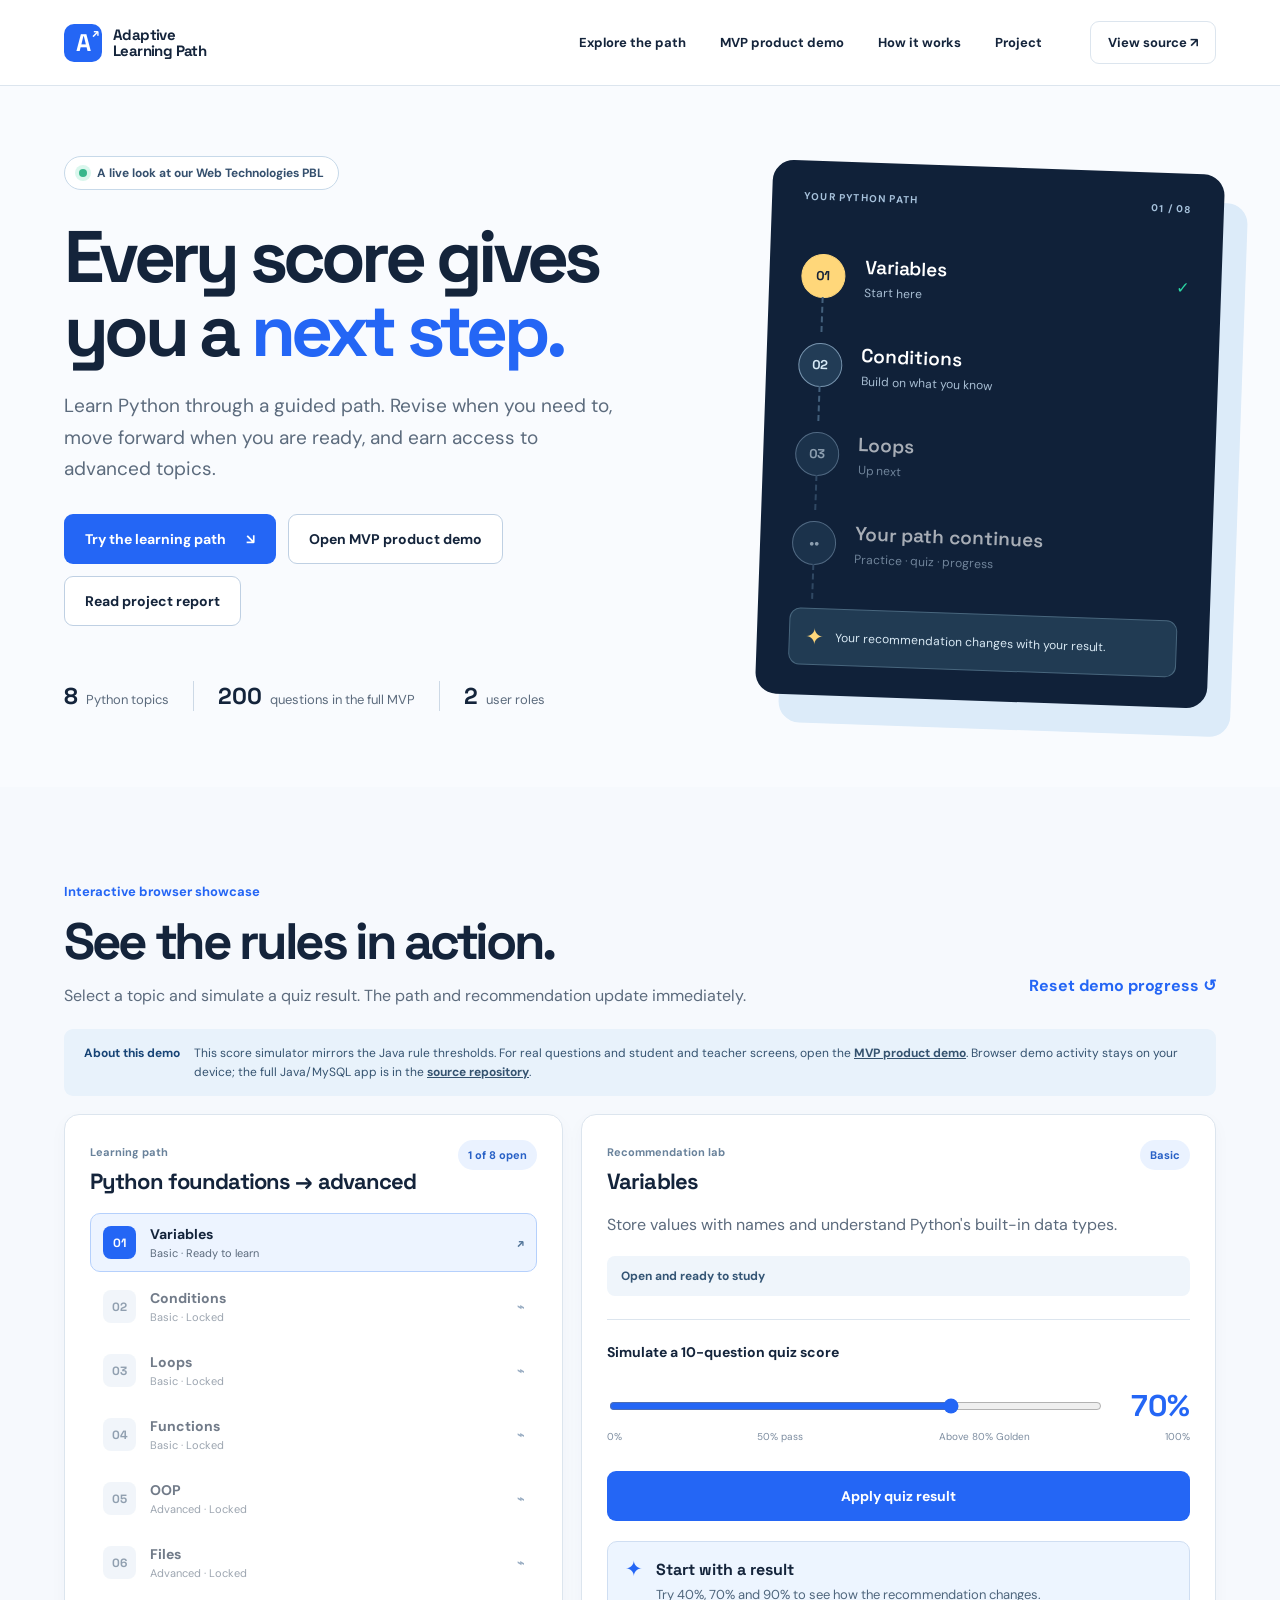
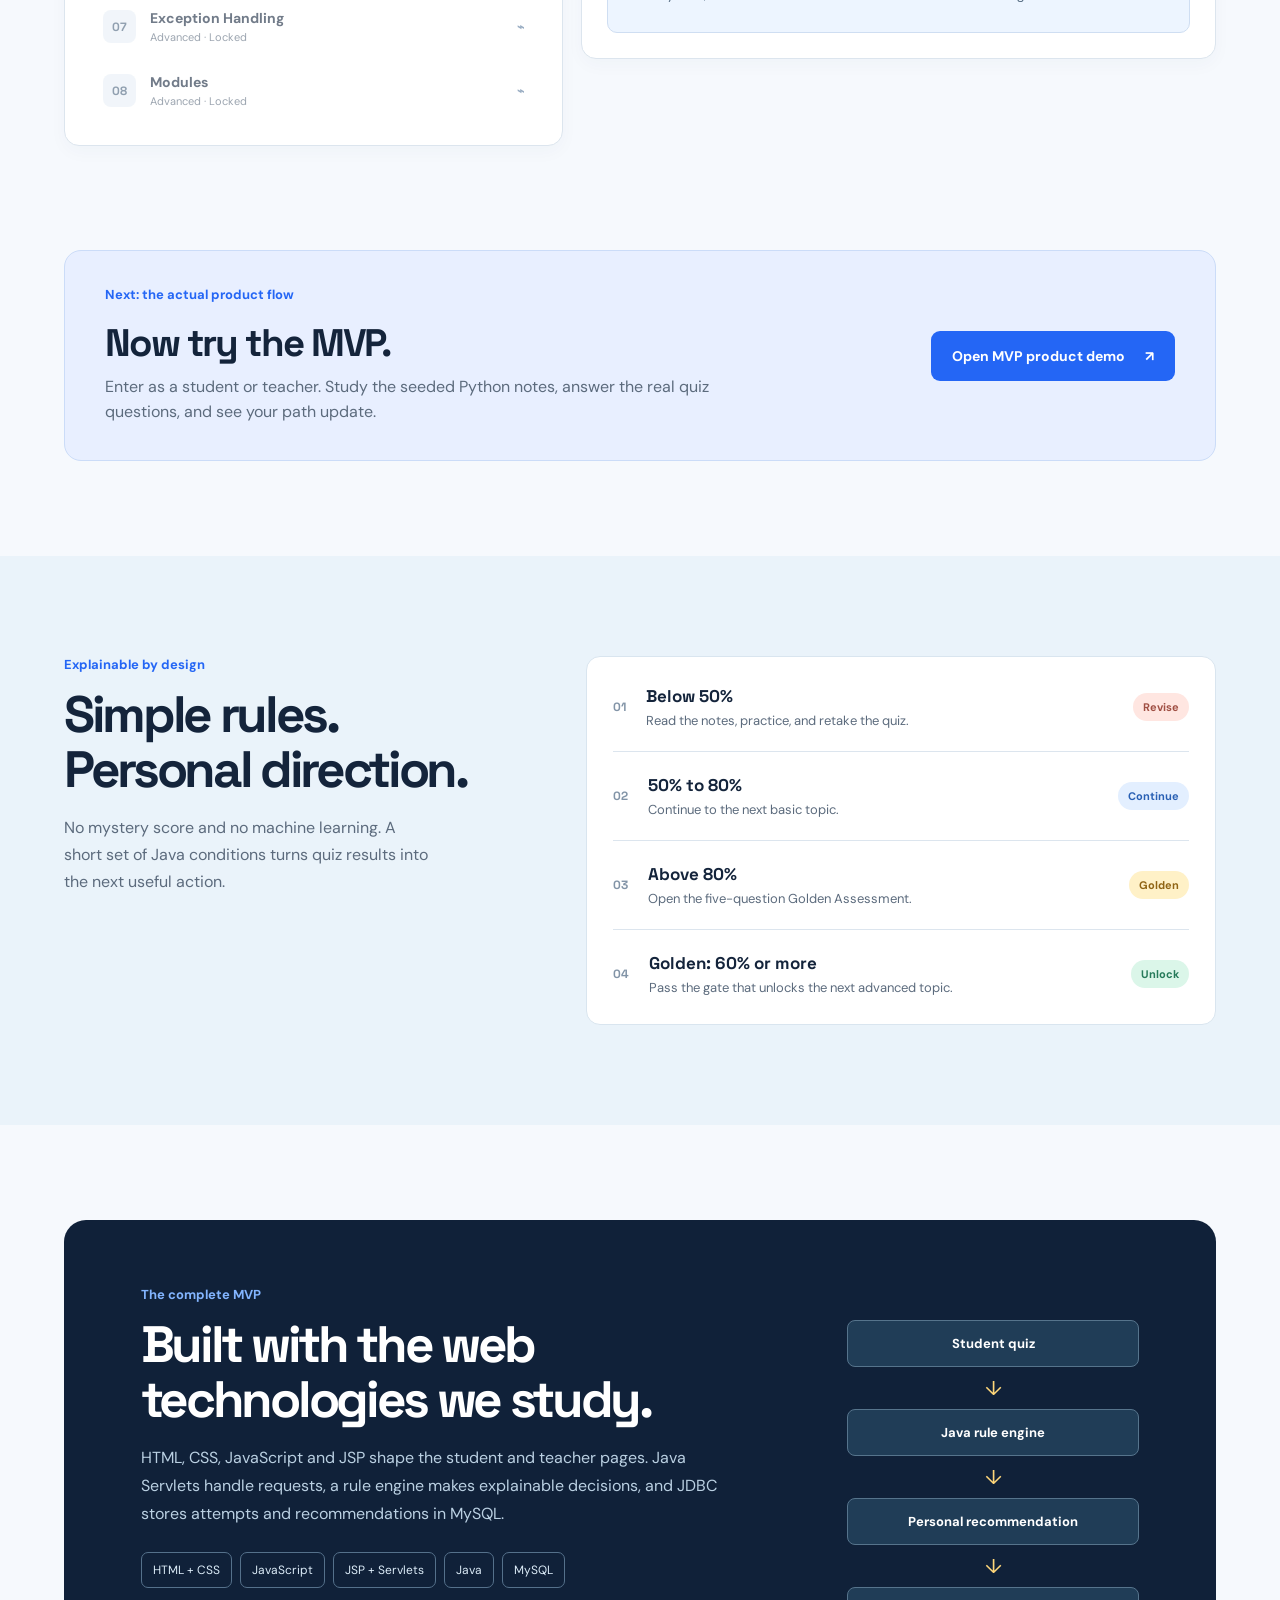
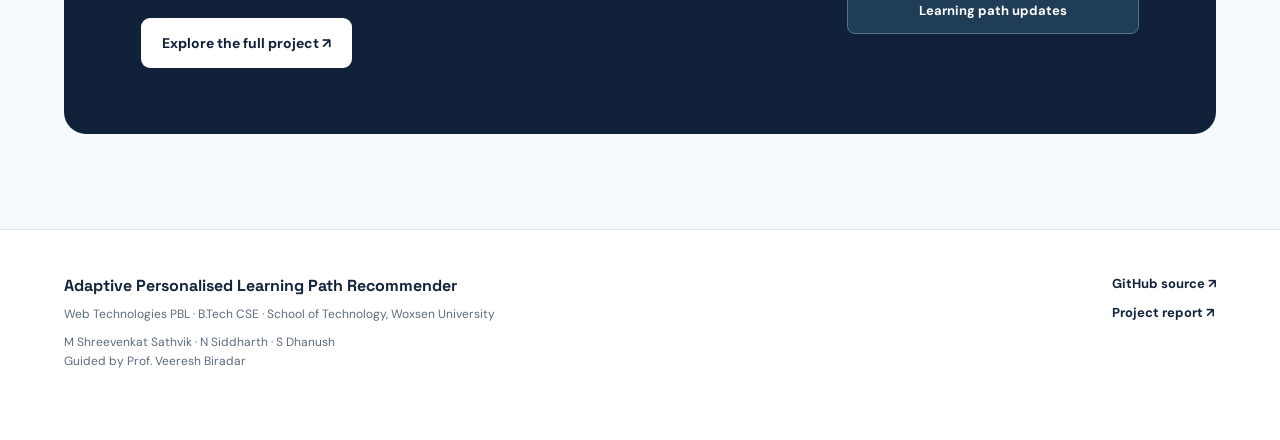
<file: showcase/index.html>
<!doctype html>
<html lang="en">
  <head>
    <meta charset="utf-8" />
    <meta name="viewport" content="width=device-width, initial-scale=1" />
    <meta
      name="description"
      content="Explore the Adaptive Personalised Learning Path Recommender: a rule-based Python learning course built with Java, JSP, MySQL and simple web technologies."
    />
    <title>Adaptive Learning Path | Woxsen University PBL</title>
    <link rel="preconnect" href="https://fonts.googleapis.com" />
    <link rel="preconnect" href="https://fonts.gstatic.com" crossorigin />
    <link
      href="https://fonts.googleapis.com/css2?family=DM+Sans:wght@400;500;600;700&family=Space+Grotesk:wght@400;500;600;700&display=swap"
      rel="stylesheet"
    />
    <link rel="stylesheet" href="styles.css" />
    <script src="app.js" defer></script>
  </head>
  <body>
    <a class="skip" href="#main">Skip to content</a>
    <header class="site-header">
      <a
        class="brand"
        href="#top"
        aria-label="Adaptive Learning Path, top of page"
        ><span class="brand-mark">A<span>↗</span></span
        ><span>Adaptive<br />Learning Path</span></a
      >
      <nav aria-label="Main navigation">
        <a href="#explore">Explore the path</a
        ><a href="product/">MVP product demo</a
        ><a href="#how-it-works">How it works</a><a href="#project">Project</a>
      </nav>
      <a
        class="header-link"
        href="https://github.com/sathvikmallepalli-lgtm/adaptive-learning-path-recommender"
        target="_blank"
        rel="noopener noreferrer"
        >View source <span aria-hidden="true">↗</span></a
      >
    </header>
    <main id="main">
      <section class="hero" id="top">
        <div class="hero-copy">
          <div class="course-pill">
            <span class="pulse"></span> A live look at our Web Technologies PBL
          </div>
          <h1>Every score gives you a <span>next step.</span></h1>
          <p>
            Learn Python through a guided path. Revise when you need to, move
            forward when you are ready, and earn access to advanced topics.
          </p>
          <div class="hero-actions">
            <a class="button primary" href="#explore"
              >Try the learning path <span aria-hidden="true">↘</span></a
            ><a class="button secondary" href="product/"
              >Open MVP product demo</a
            ><a
              class="button secondary"
              href="https://github.com/sathvikmallepalli-lgtm/adaptive-learning-path-recommender/blob/main/docs/PROJECT_REPORT.pdf"
              target="_blank"
              rel="noopener noreferrer"
              >Read project report</a
            >
          </div>
          <div class="hero-facts">
            <span><strong>8</strong> Python topics</span
            ><span><strong>200</strong> questions in the full MVP</span
            ><span><strong>2</strong> user roles</span>
          </div>
        </div>
        <div
          class="hero-visual"
          aria-label="Illustration of a learning path from Variables to advanced Python topics"
        >
          <div class="visual-top">
            <span>YOUR PYTHON PATH</span><span>01 / 08</span>
          </div>
          <div class="visual-line">
            <span class="visual-node active">01</span>
            <div><strong>Variables</strong><small>Start here</small></div>
            <span class="visual-check">✓</span>
          </div>
          <div class="visual-line">
            <span class="visual-node">02</span>
            <div>
              <strong>Conditions</strong><small>Build on what you know</small>
            </div>
          </div>
          <div class="visual-line dim">
            <span class="visual-node">03</span>
            <div><strong>Loops</strong><small>Up next</small></div>
          </div>
          <div class="visual-line dim">
            <span class="visual-node">••</span>
            <div>
              <strong>Your path continues</strong
              ><small>Practice · quiz · progress</small>
            </div>
          </div>
          <div class="visual-note">
            <span class="note-icon">✦</span
            ><span>Your recommendation changes with your result.</span>
          </div>
        </div>
      </section>

      <section class="demo-section" id="explore">
        <div class="section-heading">
          <div>
            <p class="section-kicker">Interactive browser showcase</p>
            <h2>See the rules in action.</h2>
            <p>
              Select a topic and simulate a quiz result. The path and
              recommendation update immediately.
            </p>
          </div>
          <button class="text-button" type="button" id="reset-progress">
            Reset demo progress ↺
          </button>
        </div>
        <div class="demo-notice">
          <strong>About this demo</strong
          ><span
            >This score simulator mirrors the Java rule thresholds. For real
            questions and student and teacher screens, open the
            <a href="product/">MVP product demo</a>. Browser demo activity stays
            on your device; the full Java/MySQL app is in the
            <a
              href="https://github.com/sathvikmallepalli-lgtm/adaptive-learning-path-recommender"
              target="_blank"
              rel="noopener noreferrer"
              >source repository</a
            >.</span
          >
        </div>
        <div class="demo-grid">
          <div class="path-panel">
            <div class="panel-head">
              <div>
                <span class="panel-label">Learning path</span>
                <h3>Python foundations → advanced</h3>
              </div>
              <span class="progress-count" id="progress-count"
                >1 of 8 open</span
              >
            </div>
            <div
              class="topic-list"
              id="topic-list"
              aria-label="Python topics"
            ></div>
          </div>
          <div class="sim-panel">
            <div class="panel-head">
              <div>
                <span class="panel-label">Recommendation lab</span>
                <h3 id="selected-title">Variables</h3>
              </div>
              <span class="difficulty" id="selected-difficulty">Basic</span>
            </div>
            <p class="selected-description" id="selected-description"></p>
            <div class="topic-state" id="topic-state"></div>
            <div class="score-box">
              <label for="quiz-score">Simulate a 10-question quiz score</label>
              <div class="score-control">
                <input
                  id="quiz-score"
                  type="range"
                  min="0"
                  max="100"
                  step="10"
                  value="70"
                /><output id="quiz-output" for="quiz-score">70%</output>
              </div>
              <div class="score-axis">
                <span>0%</span><span>50% pass</span><span>Above 80% Golden</span
                ><span>100%</span>
              </div>
              <button class="button primary wide" id="apply-quiz" type="button">
                Apply quiz result
              </button>
            </div>
            <div class="golden-box" id="golden-box" hidden>
              <div>
                <strong>Golden Assessment</strong>
                <p>Choose how many of 5 challenging questions were correct.</p>
              </div>
              <div class="golden-controls">
                <label for="golden-correct">Correct answers</label
                ><select id="golden-correct">
                  <option value="0">0 of 5</option>
                  <option value="1">1 of 5</option>
                  <option value="2">2 of 5</option>
                  <option value="3" selected>3 of 5</option>
                  <option value="4">4 of 5</option>
                  <option value="5">5 of 5</option></select
                ><button class="button dark" id="apply-golden" type="button">
                  Apply Golden result
                </button>
              </div>
            </div>
            <div class="result" id="result" role="status" aria-live="polite">
              <span class="result-spark">✦</span>
              <div>
                <strong>Start with a result</strong>
                <p>
                  Try 40%, 70% and 90% to see how the recommendation changes.
                </p>
              </div>
            </div>
          </div>
        </div>
      </section>

      <section class="product-jump" aria-labelledby="product-jump-title">
        <div>
          <p class="section-kicker">Next: the actual product flow</p>
          <h2 id="product-jump-title">Now try the MVP.</h2>
          <p>
            Enter as a student or teacher. Study the seeded Python notes, answer
            the real quiz questions, and see your path update.
          </p>
        </div>
        <a class="button primary" href="product/"
          >Open MVP product demo <span aria-hidden="true">↗</span></a
        >
      </section>

      <section class="rules-section" id="how-it-works">
        <div class="rules-intro">
          <p class="section-kicker">Explainable by design</p>
          <h2>Simple rules.<br />Personal direction.</h2>
          <p>
            No mystery score and no machine learning. A short set of Java
            conditions turns quiz results into the next useful action.
          </p>
        </div>
        <div class="rule-list">
          <div class="rule-row">
            <span class="rule-number">01</span>
            <div>
              <strong>Below 50%</strong>
              <p>Read the notes, practice, and retake the quiz.</p>
            </div>
            <span class="rule-tag revise">Revise</span>
          </div>
          <div class="rule-row">
            <span class="rule-number">02</span>
            <div>
              <strong>50% to 80%</strong>
              <p>Continue to the next basic topic.</p>
            </div>
            <span class="rule-tag continue">Continue</span>
          </div>
          <div class="rule-row">
            <span class="rule-number">03</span>
            <div>
              <strong>Above 80%</strong>
              <p>Open the five-question Golden Assessment.</p>
            </div>
            <span class="rule-tag golden">Golden</span>
          </div>
          <div class="rule-row">
            <span class="rule-number">04</span>
            <div>
              <strong>Golden: 60% or more</strong>
              <p>Pass the gate that unlocks the next advanced topic.</p>
            </div>
            <span class="rule-tag unlock">Unlock</span>
          </div>
        </div>
      </section>

      <section class="project-section" id="project">
        <div class="project-card">
          <div>
            <p class="section-kicker">The complete MVP</p>
            <h2>Built with the web technologies we study.</h2>
            <p>
              HTML, CSS, JavaScript and JSP shape the student and teacher pages.
              Java Servlets handle requests, a rule engine makes explainable
              decisions, and JDBC stores attempts and recommendations in MySQL.
            </p>
            <div class="tech-list">
              <span>HTML + CSS</span><span>JavaScript</span
              ><span>JSP + Servlets</span><span>Java</span><span>MySQL</span>
            </div>
            <a
              class="button light"
              href="https://github.com/sathvikmallepalli-lgtm/adaptive-learning-path-recommender"
              target="_blank"
              rel="noopener noreferrer"
              >Explore the full project ↗</a
            >
          </div>
          <div class="flow">
            <span>Student quiz</span><b>↓</b><span>Java rule engine</span
            ><b>↓</b><span>Personal recommendation</span><b>↓</b
            ><span>Learning path updates</span>
          </div>
        </div>
      </section>
    </main>
    <footer>
      <div>
        <strong>Adaptive Personalised Learning Path Recommender</strong>
        <p>
          Web Technologies PBL · B.Tech CSE · School of Technology, Woxsen
          University
        </p>
        <p>
          M Shreevenkat Sathvik · N Siddharth · S Dhanush<br />Guided by Prof.
          Veeresh Biradar
        </p>
      </div>
      <div class="footer-links">
        <a
          href="https://github.com/sathvikmallepalli-lgtm/adaptive-learning-path-recommender"
          target="_blank"
          rel="noopener noreferrer"
          >GitHub source ↗</a
        ><a
          href="https://github.com/sathvikmallepalli-lgtm/adaptive-learning-path-recommender/blob/main/docs/PROJECT_REPORT.pdf"
          target="_blank"
          rel="noopener noreferrer"
          >Project report ↗</a
        >
      </div>
    </footer>
  </body>
</html>
</file>
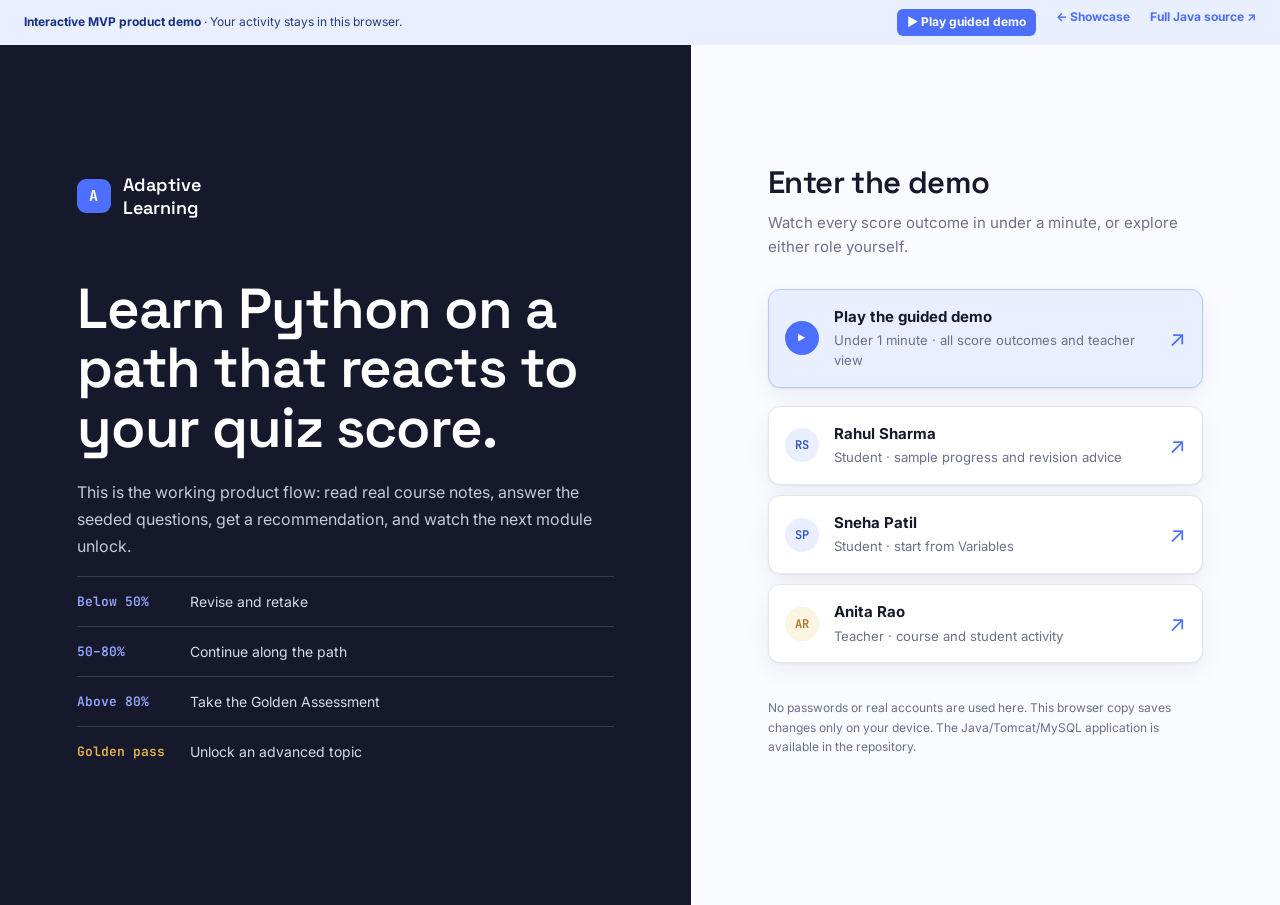
<file: showcase/product/index.html>
<!doctype html>
<html lang="en">
  <head>
    <meta charset="utf-8" />
    <meta name="viewport" content="width=device-width, initial-scale=1" />
    <meta
      name="description"
      content="Interactive product demo of the Adaptive Personalised Learning Path Recommender."
    />
    <title>MVP Product Demo | Adaptive Learning</title>
    <link rel="preconnect" href="https://fonts.googleapis.com" />
    <link rel="preconnect" href="https://fonts.gstatic.com" crossorigin />
    <link
      href="https://fonts.googleapis.com/css2?family=Inter:wght@400;500;600;700&family=JetBrains+Mono:wght@400;600&family=Space+Grotesk:wght@400;500;600;700&display=swap"
      rel="stylesheet"
    />
    <link rel="stylesheet" href="bootstrap.min.css" />
    <link rel="stylesheet" href="style.css" />
    <link rel="stylesheet" href="product.css" />
    <script src="product.js" defer></script>
  </head>
  <body>
    <a class="skip-link" href="#main">Skip to content</a>
    <div class="demo-bar">
      <span
        ><strong>Interactive MVP product demo</strong> · Your activity stays in
        this browser.</span
      >
      <div>
        <button id="play-guided-demo" type="button">▶ Play guided demo</button>
        <a href="../">← Showcase</a
        ><a
          href="https://github.com/sathvikmallepalli-lgtm/adaptive-learning-path-recommender"
          target="_blank"
          rel="noopener noreferrer"
          >Full Java source ↗</a
        >
      </div>
    </div>
    <div id="app">
      <main class="loading-page"><h1>Loading the Python course…</h1></main>
    </div>
    <aside
      id="tour-overlay"
      class="tour-overlay"
      hidden
      aria-live="polite"
    ></aside>
  </body>
</html>
</file>
<file: showcase/styles.css>
:root {
  --ink: #14243b;
  --deep: #102139;
  --blue: #2466f5;
  --sky: #dcf3fb;
  --paper: #f6f9fd;
  --line: #dce5ee;
  --muted: #5c6b7d;
  --yellow: #ffd77a;
  --white: #fff;
  font-family: "DM Sans", sans-serif;
  color: var(--ink);
  background: var(--paper);
}
* {
  box-sizing: border-box;
}
html {
  scroll-behavior: smooth;
}
body {
  margin: 0;
}
button,
input,
select {
  font: inherit;
}
button {
  cursor: pointer;
}
a {
  color: inherit;
}
a:focus-visible,
button:focus-visible,
input:focus-visible,
select:focus-visible {
  outline: 3px solid #ef9c2a;
  outline-offset: 3px;
}
.skip {
  position: absolute;
  left: -9999px;
  top: 0;
  background: #fff;
  padding: 12px;
  z-index: 10;
}
.skip:focus {
  left: 12px;
}
.site-header {
  height: 86px;
  display: flex;
  align-items: center;
  gap: 48px;
  justify-content: space-between;
  padding: 0 max(5vw, 24px);
  background: #fff;
  border-bottom: 1px solid var(--line);
}
.brand {
  font-family: "Space Grotesk", sans-serif;
  font-size: 15px;
  line-height: 1.05;
  font-weight: 700;
  display: flex;
  align-items: center;
  gap: 11px;
  text-decoration: none;
  letter-spacing: -0.04em;
}
.brand-mark {
  width: 38px;
  height: 38px;
  border-radius: 10px;
  background: var(--blue);
  color: white;
  display: grid;
  place-items: center;
  font-size: 24px;
  position: relative;
}
.brand-mark span {
  font-size: 12px;
  position: absolute;
  right: 4px;
  top: 3px;
}
.site-header nav {
  display: flex;
  gap: 34px;
  margin-left: auto;
}
.site-header nav a,
.header-link {
  text-decoration: none;
  font-weight: 700;
  font-size: 13px;
}
.site-header nav a:hover,
.header-link:hover,
.footer-links a:hover {
  color: var(--blue);
}
.header-link {
  white-space: nowrap;
  border: 1px solid var(--line);
  padding: 12px 17px;
  border-radius: 9px;
}
.hero {
  display: grid;
  grid-template-columns: 1.15fr 0.85fr;
  min-height: 615px;
  padding: 70px max(5vw, 24px) 76px;
  gap: 7vw;
  background: #f9fbfe;
  overflow: hidden;
}
.hero-copy {
  max-width: 690px;
}
.course-pill {
  display: inline-flex;
  align-items: center;
  gap: 10px;
  border: 1px solid #c7d9e9;
  background: white;
  border-radius: 50px;
  padding: 8px 14px;
  font-size: 12px;
  font-weight: 700;
  color: #35506e;
}
.pulse {
  height: 8px;
  width: 8px;
  background: #36b78b;
  border-radius: 50%;
  box-shadow: 0 0 0 4px #daf7ed;
}
.hero h1,
.section-heading h2,
.rules-intro h2,
.project-card h2 {
  font-family: "Space Grotesk", sans-serif;
  letter-spacing: -0.065em;
}
.hero h1 {
  font-size: clamp(48px, 5.7vw, 88px);
  line-height: 1.01;
  margin: 30px 0 23px;
  max-width: 690px;
}
.hero h1 span {
  color: var(--blue);
}
.hero-copy > p {
  font-size: 19px;
  line-height: 1.65;
  color: var(--muted);
  max-width: 560px;
  margin: 0 0 30px;
}
.hero-actions {
  display: flex;
  gap: 12px;
  flex-wrap: wrap;
}
.button {
  display: inline-flex;
  align-items: center;
  justify-content: center;
  gap: 20px;
  border-radius: 9px;
  padding: 15px 20px;
  font-weight: 700;
  font-size: 14px;
  text-decoration: none;
  border: 1px solid transparent;
  min-height: 48px;
  transition:
    transform 0.15s,
    background-color 0.15s;
}
.button:hover {
  transform: translateY(-2px);
}
.button.primary {
  background: var(--blue);
  color: white;
}
.button.primary:hover {
  background: #154fce;
}
.button.secondary {
  border-color: #bfd0e3;
  background: white;
}
.button.dark {
  background: var(--deep);
  color: white;
}
.button.light {
  background: white;
  color: var(--deep);
  margin-top: 30px;
}
.button:disabled {
  opacity: 0.48;
  cursor: not-allowed;
  transform: none;
}
.hero-facts {
  display: flex;
  gap: 24px;
  margin-top: 55px;
  color: var(--muted);
  font-size: 13px;
  flex-wrap: wrap;
}
.hero-facts span + span {
  border-left: 1px solid #cdd9e6;
  padding-left: 24px;
}
.hero-facts strong {
  font-family: "Space Grotesk", sans-serif;
  font-size: 23px;
  color: var(--ink);
  margin-right: 5px;
}
.hero-visual {
  align-self: center;
  background: var(--deep);
  color: white;
  border-radius: 21px;
  padding: 29px 32px 30px;
  min-width: 0;
  box-shadow: 24px 28px 0 #dcebf9;
  transform: rotate(2deg);
}
.visual-top {
  display: flex;
  justify-content: space-between;
  color: #a6c1db;
  font-size: 10px;
  font-weight: 700;
  letter-spacing: 0.12em;
  padding: 0 0 28px;
}
.visual-line {
  display: flex;
  align-items: center;
  gap: 19px;
  min-height: 89px;
  position: relative;
}
.visual-line:not(:last-of-type):before {
  content: "";
  position: absolute;
  top: 66px;
  left: 21px;
  height: 35px;
  border-left: 2px dashed #43607c;
}
.visual-node {
  width: 44px;
  height: 44px;
  border: 1px solid #7794ae;
  border-radius: 50%;
  display: grid;
  place-items: center;
  flex: none;
  font:
    700 13px "Space Grotesk",
    sans-serif;
  color: #d5e8f5;
  background: #223c56;
}
.visual-node.active {
  background: var(--yellow);
  color: #172338;
  border-color: var(--yellow);
}
.visual-line strong {
  display: block;
  font:
    600 19px "Space Grotesk",
    sans-serif;
}
.visual-line small {
  display: block;
  color: #a8bed3;
  margin-top: 5px;
  font-size: 12px;
}
.visual-line.dim {
  opacity: 0.63;
}
.visual-check {
  margin-left: auto;
  color: #2bd7a3;
}
.visual-note {
  display: flex;
  gap: 12px;
  align-items: center;
  border: 1px solid #48667d;
  background: #213b53;
  border-radius: 11px;
  padding: 13px 15px;
  margin-top: 21px;
  font-size: 12px;
  color: #d9e9f4;
}
.note-icon {
  color: var(--yellow);
  font-size: 22px;
}
.demo-section {
  padding: 96px max(5vw, 24px) 104px;
  scroll-margin-top: 15px;
}
.section-heading {
  display: flex;
  align-items: flex-end;
  justify-content: space-between;
  gap: 20px;
  margin-bottom: 23px;
}
.section-kicker {
  color: var(--blue);
  font-weight: 700;
  font-size: 13px;
  margin: 0 0 15px;
}
.section-heading h2,
.rules-intro h2,
.project-card h2 {
  font-size: clamp(36px, 4vw, 59px);
  line-height: 1.07;
  margin: 0 0 15px;
}
.section-heading p:not(.section-kicker) {
  color: var(--muted);
  font-size: 16px;
  margin: 0;
}
.text-button {
  background: none;
  border: none;
  color: var(--blue);
  font-weight: 700;
  padding: 10px 0;
  white-space: nowrap;
}
.demo-notice {
  display: flex;
  gap: 14px;
  align-items: baseline;
  padding: 15px 20px;
  border-radius: 9px;
  background: #e8f2fb;
  color: #355370;
  font-size: 12px;
  line-height: 1.55;
  margin-bottom: 18px;
}
.demo-notice strong {
  white-space: nowrap;
  color: #174476;
}
.demo-notice a {
  font-weight: 700;
}
.demo-grid {
  display: grid;
  grid-template-columns: 0.88fr 1.12fr;
  gap: 18px;
  align-items: start;
}
.path-panel,
.sim-panel {
  background: #fff;
  border: 1px solid var(--line);
  border-radius: 15px;
  padding: 25px;
  box-shadow: 0 6px 18px #1c416908;
}
.panel-head {
  display: flex;
  align-items: flex-start;
  justify-content: space-between;
  gap: 10px;
  margin-bottom: 18px;
}
.panel-label {
  font-size: 11px;
  color: #69829b;
  font-weight: 700;
}
.panel-head h3 {
  font:
    700 22px "Space Grotesk",
    sans-serif;
  letter-spacing: -0.04em;
  margin: 6px 0 0;
}
.progress-count,
.difficulty {
  font-size: 11px;
  font-weight: 700;
  border-radius: 30px;
  background: #eaf2ff;
  color: #2760c6;
  padding: 8px 10px;
  white-space: nowrap;
}
.topic-list {
  display: flex;
  flex-direction: column;
  gap: 5px;
}
.topic-item {
  width: 100%;
  display: flex;
  align-items: center;
  gap: 14px;
  text-align: left;
  background: white;
  border: 1px solid transparent;
  border-radius: 10px;
  padding: 11px 12px;
  color: var(--ink);
}
.topic-item:hover {
  background: #f2f7fd;
}
.topic-item.selected {
  background: #edf4ff;
  border-color: #b5d0fc;
}
.topic-item.locked {
  opacity: 0.6;
}
.topic-number {
  width: 33px;
  height: 33px;
  border-radius: 8px;
  display: grid;
  place-items: center;
  background: #e9f0f7;
  color: #48617c;
  font:
    700 12px "Space Grotesk",
    sans-serif;
  flex: none;
}
.topic-item.selected .topic-number {
  background: var(--blue);
  color: white;
}
.topic-main {
  flex: 1;
  min-width: 0;
}
.topic-main strong {
  display: block;
  font-size: 14px;
}
.topic-main small {
  display: block;
  color: var(--muted);
  font-size: 11px;
  margin-top: 3px;
}
.topic-end {
  font:
    700 12px "Space Grotesk",
    sans-serif;
  color: #54769a;
}
.selected-description {
  color: var(--muted);
  line-height: 1.55;
  margin: 0 0 18px;
}
.topic-state {
  background: #eff5fb;
  border-radius: 8px;
  padding: 12px 14px;
  color: #345575;
  font-size: 12px;
  font-weight: 700;
  margin-bottom: 23px;
}
.score-box {
  border-top: 1px solid var(--line);
  padding-top: 23px;
}
.score-box label {
  display: block;
  font-weight: 700;
  font-size: 14px;
}
.score-control {
  display: flex;
  align-items: center;
  gap: 16px;
  margin: 25px 0 5px;
}
.score-control input {
  flex: 1;
  accent-color: var(--blue);
  cursor: pointer;
}
.score-control output {
  font:
    700 30px "Space Grotesk",
    sans-serif;
  color: var(--blue);
  min-width: 70px;
  text-align: right;
}
.score-axis {
  display: flex;
  justify-content: space-between;
  color: #7d8da0;
  font-size: 10px;
  margin: 0 0 28px;
}
.wide {
  width: 100%;
}
.golden-box {
  margin-top: 20px;
  border: 1px solid #f1cf8a;
  background: #fffbef;
  border-radius: 10px;
  padding: 17px;
}
.golden-box strong {
  font-family: "Space Grotesk", sans-serif;
}
.golden-box p {
  font-size: 12px;
  color: #745c2a;
  margin: 5px 0 15px;
}
.golden-controls {
  display: flex;
  align-items: center;
  gap: 10px;
  flex-wrap: wrap;
}
.golden-controls label {
  font-size: 12px;
  font-weight: 700;
}
.golden-controls select {
  padding: 9px;
  border: 1px solid #dcc790;
  border-radius: 7px;
  background: white;
}
.golden-controls button {
  padding: 10px 13px;
  min-height: 39px;
  font-size: 12px;
}
.result {
  display: flex;
  gap: 13px;
  align-items: flex-start;
  background: #edf5ff;
  border: 1px solid #cfdef2;
  border-radius: 10px;
  padding: 17px;
  margin-top: 20px;
  min-height: 92px;
}
.result.revision {
  background: #fff2f1;
  border-color: #f1cdc7;
}
.result.golden-result {
  background: #fff8e4;
  border-color: #f1dea9;
}
.result .result-spark {
  font-size: 21px;
  color: var(--blue);
  line-height: 1;
}
.result.revision .result-spark {
  color: #c46253;
}
.result.golden-result .result-spark {
  color: #b8840d;
}
.result strong {
  font:
    700 16px "Space Grotesk",
    sans-serif;
}
.result p {
  font-size: 13px;
  color: #4f667d;
  line-height: 1.5;
  margin: 5px 0 0;
}
.rules-section {
  display: grid;
  grid-template-columns: 0.8fr 1.2fr;
  gap: 8vw;
  background: #eaf3fa;
  padding: 100px max(5vw, 24px);
}
.rules-intro p:last-child {
  font-size: 16px;
  line-height: 1.7;
  color: var(--muted);
  max-width: 370px;
}
.rule-list {
  background: #fff;
  border: 1px solid #d9e5ef;
  border-radius: 14px;
  padding: 6px 26px;
}
.rule-row {
  display: flex;
  align-items: center;
  gap: 20px;
  border-bottom: 1px solid var(--line);
  padding: 22px 0;
}
.rule-row:last-child {
  border-bottom: 0;
}
.rule-number {
  font:
    700 12px "Space Grotesk",
    sans-serif;
  color: #8294a7;
}
.rule-row > div {
  flex: 1;
}
.rule-row strong {
  font:
    700 17px "Space Grotesk",
    sans-serif;
}
.rule-row p {
  color: var(--muted);
  font-size: 13px;
  margin: 5px 0 0;
}
.rule-tag {
  font-size: 11px;
  font-weight: 700;
  padding: 7px 10px;
  border-radius: 30px;
}
.rule-tag.revise {
  background: #ffe6e1;
  color: #a04f43;
}
.rule-tag.continue {
  background: #e3efff;
  color: #2960b4;
}
.rule-tag.golden {
  background: #fff1c7;
  color: #906414;
}
.rule-tag.unlock {
  background: #dbf6e9;
  color: #267a5a;
}
.project-section {
  padding: 95px max(5vw, 24px);
}
.project-card {
  display: grid;
  grid-template-columns: 1.35fr 0.65fr;
  gap: 10%;
  align-items: center;
  background: var(--deep);
  color: white;
  border-radius: 22px;
  padding: 66px 6vw;
  overflow: hidden;
}
.project-card h2 {
  max-width: 600px;
}
.project-card > div > p:not(.section-kicker) {
  color: #bad0e2;
  line-height: 1.75;
  max-width: 630px;
}
.project-card .section-kicker {
  color: #83b5ff;
}
.tech-list {
  display: flex;
  flex-wrap: wrap;
  gap: 8px;
  margin-top: 24px;
}
.tech-list span {
  padding: 9px 11px;
  border: 1px solid #55718b;
  border-radius: 7px;
  font-size: 12px;
  color: #dcecf8;
}
.flow {
  display: flex;
  flex-direction: column;
  align-items: stretch;
  gap: 8px;
  text-align: center;
}
.flow span {
  padding: 14px;
  border: 1px solid #56748c;
  background: #203d57;
  border-radius: 8px;
  font-size: 13px;
  font-weight: 700;
}
.flow b {
  color: var(--yellow);
  font-size: 20px;
  font-weight: 400;
}
footer {
  display: flex;
  justify-content: space-between;
  gap: 30px;
  padding: 45px max(5vw, 24px) 60px;
  border-top: 1px solid var(--line);
  background: white;
}
footer strong {
  font:
    700 16px "Space Grotesk",
    sans-serif;
}
footer p {
  color: var(--muted);
  font-size: 12px;
  line-height: 1.6;
  margin: 9px 0;
}
.footer-links {
  display: flex;
  flex-direction: column;
  gap: 12px;
  font-size: 13px;
  font-weight: 700;
  white-space: nowrap;
}
.footer-links a {
  text-decoration: none;
}
.product-jump {
  margin: 0 max(5vw, 24px) 95px;
  padding: 35px 40px;
  border-radius: 17px;
  background: #e8efff;
  border: 1px solid #cbdcf8;
  display: flex;
  align-items: center;
  justify-content: space-between;
  gap: 28px;
}
.product-jump h2 {
  font:
    700 clamp(29px, 3vw, 43px) "Space Grotesk",
    sans-serif;
  letter-spacing: -0.055em;
  margin: 0 0 8px;
}
.product-jump p:last-child {
  margin: 0;
  color: var(--muted);
  max-width: 620px;
  line-height: 1.55;
}
.product-jump .button {
  white-space: nowrap;
}
@media (max-width: 900px) {
  .product-jump {
    align-items: flex-start;
    flex-direction: column;
  }
  .site-header nav {
    display: none;
  }
  .hero {
    grid-template-columns: 1fr;
    gap: 55px;
  }
  .hero-visual {
    max-width: 590px;
    width: 100%;
    margin: auto;
  }
  .demo-grid,
  .rules-section,
  .project-card {
    grid-template-columns: 1fr;
  }
  .flow {
    max-width: 430px;
  }
  .rules-section {
    gap: 25px;
  }
}
@media (max-width: 600px) {
  .product-jump {
    padding: 27px 22px;
    margin-bottom: 55px;
  }
  .site-header {
    height: 70px;
  }
  .brand {
    font-size: 13px;
  }
  .header-link {
    font-size: 11px;
    padding: 10px;
  }
  .hero {
    padding-top: 52px;
    padding-bottom: 65px;
  }
  .hero h1 {
    font-size: 51px;
  }
  .hero-copy > p {
    font-size: 16px;
  }
  .hero-facts {
    gap: 10px;
    margin-top: 35px;
  }
  .hero-facts span + span {
    padding-left: 10px;
  }
  .hero-facts strong {
    font-size: 18px;
  }
  .hero-visual {
    transform: none;
    box-shadow: 10px 12px 0 #dcebf9;
    padding: 23px;
  }
  .demo-section,
  .rules-section,
  .project-section {
    padding-top: 65px;
    padding-bottom: 70px;
  }
  .section-heading {
    display: block;
  }
  .text-button {
    margin-top: 12px;
  }
  .demo-notice {
    display: block;
  }
  .demo-notice strong {
    display: block;
    margin-bottom: 5px;
  }
  .path-panel,
  .sim-panel {
    padding: 18px;
  }
  .score-axis {
    font-size: 8px;
  }
  .rule-list {
    padding: 4px 14px;
  }
  .rule-row {
    gap: 9px;
  }
  .rule-tag {
    font-size: 10px;
  }
  .project-card {
    padding: 35px 24px;
  }
  footer {
    display: block;
  }
  .footer-links {
    margin-top: 25px;
  }
}
@media (prefers-reduced-motion: reduce) {
  html {
    scroll-behavior: auto;
  }
  .button {
    transition: none;
  }
}
</file>
<file: showcase/product/product.css>
.demo-bar {
  display: flex;
  justify-content: space-between;
  align-items: center;
  gap: 12px;
  background: #e9efff;
  color: #263b82;
  padding: 9px 24px;
  font-size: 12px;
  line-height: 1.4;
}
.demo-bar > div {
  display: flex;
  gap: 20px;
}
.demo-bar a {
  font-weight: 700;
  text-decoration: none;
  white-space: nowrap;
}
.demo-bar a:hover {
  text-decoration: underline;
}
.demo-bar button {
  border: 0;
  border-radius: 6px;
  background: var(--accent);
  color: white;
  font-size: 12px;
  font-weight: 700;
  padding: 5px 10px;
  white-space: nowrap;
}
.demo-bar button:hover {
  background: #3859dd;
}
.demo-bar button:disabled {
  opacity: 0.65;
  cursor: default;
}
.skip-link {
  position: absolute;
  left: -9999px;
  top: 0;
  background: #fff;
  padding: 10px;
  z-index: 100;
}
.skip-link:focus {
  left: 10px;
}
.loading-page {
  padding: 15vh 8vw;
}
.demo-entry {
  min-height: calc(100vh - 40px);
  display: grid;
  grid-template-columns: 1.08fr 0.92fr;
}
.demo-intro {
  background: #16192b;
  color: #fff;
  padding: clamp(35px, 6vw, 95px);
  display: flex;
  flex-direction: column;
  justify-content: center;
}
.demo-intro .brand {
  display: flex;
  align-items: center;
  gap: 12px;
  color: #fff;
  font: 600 18px var(--font-display);
  margin-bottom: 60px;
}
.demo-intro h1 {
  font-size: clamp(36px, 4.4vw, 65px);
  line-height: 1.05;
  max-width: 650px;
  margin: 0 0 22px;
}
.demo-intro p {
  color: #c6c9db;
  line-height: 1.7;
  max-width: 610px;
  font-size: 16px;
}
.demo-rule {
  display: flex;
  align-items: center;
  gap: 18px;
  border-top: 1px solid #363b58;
  padding: 14px 0;
  color: #d6d9e9;
  font-size: 14px;
}
.demo-rule:first-of-type {
  margin-top: 35px;
}
.demo-rule b {
  font: 600 13px var(--font-mono);
  min-width: 95px;
  color: #94a8ff;
}
.demo-rule:last-child b {
  color: var(--gold);
}
.demo-choose {
  padding: clamp(30px, 6vw, 90px);
  display: flex;
  flex-direction: column;
  justify-content: center;
  background: #fafbff;
}
.demo-choose h2 {
  font-size: 31px;
  margin-bottom: 10px;
}
.demo-choose > p {
  color: var(--muted);
  line-height: 1.6;
  margin-bottom: 30px;
}
.account-card {
  display: flex;
  align-items: center;
  gap: 15px;
  width: 100%;
  background: #fff;
  border: 1px solid var(--line);
  border-radius: 12px;
  padding: 16px;
  text-align: left;
  margin-bottom: 10px;
  color: var(--ink);
  box-shadow: var(--shadow);
}
.account-card:hover {
  border-color: var(--accent);
  transform: translateY(-1px);
}
.account-card.tour-card {
  background: var(--accent-dim);
  border-color: #b8c8ff;
  margin-bottom: 18px;
}
.account-card.tour-card .avatar {
  background: var(--accent);
  color: white;
}
.account-card .avatar {
  background: var(--accent-dim);
  color: #3153cf;
}
.account-card.teacher .avatar {
  background: var(--gold-dim);
  color: var(--gold-deep);
}
.account-card span:nth-child(2) {
  flex: 1;
}
.account-card strong {
  display: block;
}
.account-card small {
  display: block;
  color: var(--muted);
  margin-top: 3px;
}
.account-card .arrow {
  font-size: 22px;
  color: var(--accent);
}
.demo-footnote {
  font-size: 12px !important;
  color: var(--muted);
  margin-top: 25px;
}
.demo-actions {
  display: flex;
  gap: 10px;
  flex-wrap: wrap;
}
.demo-empty {
  padding: 24px;
  color: var(--muted);
  font-size: 14px;
}
.demo-alert {
  border-radius: 9px;
  padding: 13px 16px;
  background: #eaefff;
  color: #3047a0;
  margin: 0 0 18px;
  font-size: 13px;
}
.demo-alert.warn {
  background: var(--gold-dim);
  color: var(--gold-deep);
}
.demo-alert.error {
  background: var(--coral-dim);
  color: #9f2d3c;
}
.demo-toolbar {
  display: flex;
  justify-content: space-between;
  align-items: center;
  gap: 15px;
  flex-wrap: wrap;
  margin-bottom: 18px;
}
.demo-toolbar select {
  max-width: 260px;
}
.path-meta {
  display: flex;
  align-items: center;
  gap: 10px;
  flex-wrap: wrap;
  margin-top: 8px;
}
.path-meta span {
  font-size: 12px;
  color: var(--muted);
}
.notes pre {
  white-space: pre-wrap;
  overflow-x: auto;
}
.practice-answer {
  padding-top: 15px;
}
.practice-answer .opt {
  cursor: default;
}
.practice-answer .opt:hover {
  background: none;
}
.quiz-form .q-card {
  scroll-margin-top: 85px;
}
.quiz-form .opt input {
  accent-color: var(--accent);
}
.result-actions {
  margin-top: 20px;
}
.score-ring {
  --pct: 0;
}
.score-ring .score-value {
  font-size: 28px;
}
.answer-review {
  margin-top: 22px;
}
.answer-review details {
  border-top: 1px solid var(--line);
  padding: 11px 0;
}
.answer-review summary {
  cursor: pointer;
  font-weight: 600;
}
.answer-review p {
  font-size: 13px;
  color: var(--muted);
  margin: 8px 0 0;
}
.teacher-form label {
  font-weight: 600;
  font-size: 13px;
  margin-bottom: 5px;
}
.teacher-form .form-group {
  margin-bottom: 15px;
}
.teacher-form textarea {
  min-height: 105px;
}
.teacher-actions {
  display: flex;
  gap: 6px;
  flex-wrap: wrap;
}
.teacher-actions button {
  font-size: 12px;
}
.inline-help {
  font-size: 12px;
  color: var(--muted);
}
.stats-grid {
  display: grid;
  grid-template-columns: repeat(4, 1fr);
  gap: 14px;
  margin-bottom: 22px;
}
.dashboard-grid {
  display: grid;
  grid-template-columns: 1.2fr 0.8fr;
  gap: 14px;
}
.section-title {
  font: 600 18px var(--font-display);
}
.course-topics {
  display: grid;
  grid-template-columns: repeat(2, 1fr);
  gap: 12px;
}
.course-topic {
  border: 1px solid var(--line);
  border-radius: 11px;
  padding: 15px;
  background: white;
}
.course-topic h3 {
  font-size: 16px;
  margin: 0 0 5px;
}
.form-row {
  display: grid;
  grid-template-columns: 1fr 1fr;
  gap: 13px;
}
.mobile-switch {
  display: none;
}
.sidebar .nav-item {
  white-space: nowrap;
}
.sidebar .nav-item button {
  all: unset;
  cursor: pointer;
}
.sidebar .nav-item button:focus-visible {
  outline: 3px solid var(--accent);
}
.sidebar-foot button.nav-item {
  width: 100%;
  background: none;
  border: 0;
  text-align: left;
}
.sidebar-foot button.nav-item:hover {
  background: rgba(255, 255, 255, 0.07);
  color: #fff;
}
.sidebar-foot .reset-link {
  display: block;
  background: none;
  border: 0;
  color: #9fa6c4;
  font-size: 11px;
  padding: 8px 11px;
  text-align: left;
}
.sidebar-foot .reset-link:hover {
  color: white;
}
.table-clean td .btn {
  white-space: nowrap;
}
.course-topic p {
  font-size: 12px;
  color: var(--muted);
  margin: 0 0 10px;
}
.content {
  max-width: 1500px;
}
.demo-bar strong {
  color: #172f87;
}
.tour-overlay {
  position: fixed;
  right: 20px;
  bottom: 20px;
  z-index: 90;
  width: min(410px, calc(100vw - 32px));
  padding: 20px;
  border: 1px solid #66749b;
  border-radius: 15px;
  box-shadow: 0 18px 55px rgba(11, 18, 42, 0.28);
  background: var(--ink);
  color: white;
}
.tour-overlay[hidden] {
  display: none;
}
.tour-topline {
  display: flex;
  justify-content: space-between;
  gap: 12px;
  color: #aab7dd;
  font: 600 11px var(--font-mono);
  text-transform: uppercase;
  letter-spacing: 0.07em;
}
.tour-progress {
  height: 4px;
  background: #3c4765;
  border-radius: 9px;
  margin: 10px 0 16px;
  overflow: hidden;
}
.tour-progress span {
  display: block;
  height: 100%;
  background: #7990ff;
  transition: width 0.25s ease;
}
.tour-overlay h2 {
  font-size: 20px;
  margin: 0 0 7px;
  color: white;
}
.tour-overlay p {
  color: #c7cee2;
  font-size: 13px;
  line-height: 1.5;
  margin: 0 0 16px;
}
.tour-controls {
  display: flex;
  flex-wrap: wrap;
  gap: 8px;
}
.tour-controls button {
  border: 1px solid #687594;
  border-radius: 7px;
  background: #2b3550;
  color: white;
  padding: 8px 11px;
  font-size: 12px;
  font-weight: 700;
}
.tour-controls button:hover {
  background: #3b496d;
}
.tour-controls button:first-child {
  background: var(--accent);
  border-color: var(--accent);
}
@media (max-width: 1050px) {
  .stats-grid {
    grid-template-columns: repeat(2, 1fr);
  }
  .dashboard-grid {
    grid-template-columns: 1fr;
  }
}
@media (max-width: 900px) {
  .demo-entry {
    grid-template-columns: 1fr;
  }
  .demo-intro {
    padding: 40px 25px;
  }
  .demo-intro .brand {
    margin-bottom: 30px;
  }
  .demo-choose {
    padding: 40px 25px;
  }
  .demo-rule:first-of-type {
    margin-top: 18px;
  }
}
@media (max-width: 768px) {
  .demo-bar {
    padding: 8px 12px;
    align-items: flex-start;
  }
  .demo-bar > div {
    gap: 8px;
    flex-direction: column;
  }
  .sidebar-foot {
    flex-wrap: wrap;
  }
  .sidebar-foot .reset-link {
    padding: 4px;
  }
  .content {
    max-width: none;
  }
}
@media (max-width: 560px) {
  .tour-overlay {
    right: 10px;
    bottom: 10px;
    padding: 16px;
  }
  .tour-overlay h2 {
    font-size: 18px;
  }
  .tour-overlay p {
    font-size: 12px;
  }
  .stats-grid,
  .dashboard-grid,
  .course-topics,
  .form-row {
    grid-template-columns: 1fr;
  }
  .demo-intro h1 {
    font-size: 37px;
  }
  .demo-bar {
    font-size: 10px;
  }
  .stat {
    padding: 14px;
  }
  .path {
    margin-left: 4px;
  }
  .demo-actions .btn {
    width: 100%;
  }
  .table-clean {
    min-width: 530px;
  }
}
</file>
<file: showcase/product/style.css>
/* =====================================================================
   Adaptive Personalised Learning Path Recommender
   style.css - the project's own styles, loaded AFTER bootstrap.min.css

   DESIGN RULES USED THROUGHOUT
   1. Gold (--gold) is used for ONE thing only: the Golden Assessment.
      Because it appears nowhere else, gold on the screen always means
      "this is the golden path".
   2. Scores and any other number are set in a monospace face. The subject
      of the course is programming, so figures are treated as code.
   3. The learning path is drawn as a real path - a vertical rail with a
      numbered node per topic - because the order of the topics carries
      information the student needs.
   ===================================================================== */

/* ---------------------------------------------------------------- */
/* 1. Design tokens                                                  */
/* ---------------------------------------------------------------- */
:root {
    --ink:        #16192b;   /* sidebar and headings                */
    --ink-soft:   #2c3150;   /* raised dark surfaces                */
    --paper:      #f5f6fa;   /* page background                     */
    --card:       #ffffff;
    --line:       #e3e6ef;

    --accent:     #4c6fff;   /* the learning path, primary actions  */
    --accent-dim: #eaefff;

    --gold:       #e9b44c;   /* GOLDEN ASSESSMENT ONLY              */
    --gold-dim:   #fdf4e1;
    --gold-deep:  #a9762a;

    --jade:       #2bb673;   /* passed / completed                  */
    --jade-dim:   #e6f7ef;
    --coral:      #e05260;   /* needs revision                      */
    --coral-dim:  #fdecee;

    --muted:      #6b7089;

    --radius:     14px;
    --radius-sm:  9px;
    --shadow:     0 1px 2px rgba(22, 25, 43, .06),
                  0 8px 24px rgba(22, 25, 43, .06);

    --font-display: "Space Grotesk", "Segoe UI", system-ui, sans-serif;
    --font-body:    "Inter", "Segoe UI", system-ui, -apple-system, sans-serif;
    --font-mono:    "JetBrains Mono", ui-monospace, "SF Mono", Menlo, monospace;
}

/* ---------------------------------------------------------------- */
/* 2. Base                                                           */
/* ---------------------------------------------------------------- */
body {
    background: var(--paper);
    font-family: var(--font-body);
    color: var(--ink);
    font-size: 15px;
}

h1, h2, h3, h4, h5, .display-face {
    font-family: var(--font-display);
    letter-spacing: -.02em;
    font-weight: 600;
}

/* Every figure on the site - scores, counts, percentages */
.figure-mono, .stat-value, .score-value, .q-number {
    font-family: var(--font-mono);
    font-feature-settings: "tnum" 1;   /* digits keep the same width */
}

a { color: var(--accent); }

.text-muted-2 { color: var(--muted) !important; }

/* Visible keyboard focus everywhere - accessibility floor */
a:focus-visible,
button:focus-visible,
input:focus-visible,
select:focus-visible,
textarea:focus-visible,
.topic-node:focus-visible {
    outline: 3px solid var(--accent);
    outline-offset: 2px;
    border-radius: 4px;
}

/* ---------------------------------------------------------------- */
/* 3. Application shell - dark rail on the left, content on paper    */
/* ---------------------------------------------------------------- */
.app {
    display: flex;
    min-height: 100vh;
}

.sidebar {
    width: 246px;
    flex-shrink: 0;
    background: var(--ink);
    color: #c9cce0;
    padding: 22px 16px;
    display: flex;
    flex-direction: column;
}

.sidebar .brand {
    display: flex;
    align-items: center;
    gap: 10px;
    color: #fff;
    text-decoration: none;
    font-family: var(--font-display);
    font-weight: 600;
    font-size: 15px;
    line-height: 1.25;
    margin-bottom: 26px;
}

.brand-mark {
    width: 34px;
    height: 34px;
    flex-shrink: 0;
    border-radius: 9px;
    background: var(--accent);
    display: grid;
    place-items: center;
    color: #fff;
    font-family: var(--font-mono);
    font-size: 15px;
    font-weight: 700;
}

.sidebar .nav-label {
    font-size: 10.5px;
    letter-spacing: .13em;
    text-transform: uppercase;
    color: #6f748f;
    margin: 18px 8px 7px;
    font-weight: 600;
}

.sidebar a.nav-item {
    display: flex;
    align-items: center;
    gap: 10px;
    padding: 9px 11px;
    border-radius: var(--radius-sm);
    color: #c9cce0;
    text-decoration: none;
    font-size: 14px;
    margin-bottom: 2px;
    transition: background .15s ease, color .15s ease;
}

.sidebar a.nav-item:hover {
    background: rgba(255, 255, 255, .07);
    color: #fff;
}

.sidebar a.nav-item.active {
    background: var(--accent);
    color: #fff;
    font-weight: 500;
}

/* The one gold item in the navigation, when it is available */
.sidebar a.nav-item.golden {
    color: var(--gold);
}
.sidebar a.nav-item.golden:hover {
    background: rgba(233, 180, 76, .14);
}

.sidebar .nav-icon {
    width: 17px;
    text-align: center;
    opacity: .85;
    font-size: 13px;
}

.sidebar-foot {
    margin-top: auto;
    padding-top: 18px;
    border-top: 1px solid rgba(255, 255, 255, .09);
}

.who {
    display: flex;
    align-items: center;
    gap: 10px;
    margin-bottom: 12px;
}

.avatar {
    width: 34px;
    height: 34px;
    border-radius: 50%;
    background: var(--ink-soft);
    color: #fff;
    display: grid;
    place-items: center;
    font-family: var(--font-mono);
    font-size: 12px;
    font-weight: 600;
    flex-shrink: 0;
}

.who-name  { color: #fff; font-size: 13.5px; font-weight: 500; line-height: 1.2; }
.who-role  { color: #6f748f; font-size: 11px; text-transform: uppercase; letter-spacing: .08em; }

.content {
    flex: 1;
    min-width: 0;                /* lets wide tables scroll, not stretch */
    padding: 26px 30px 60px;
}

.page-head {
    margin-bottom: 22px;
}
.page-head h1 {
    font-size: 26px;
    margin: 0 0 3px;
}
.page-head .sub {
    color: var(--muted);
    font-size: 14px;
    margin: 0;
}

/* ---------------------------------------------------------------- */
/* 4. Cards, stats and tables                                        */
/* ---------------------------------------------------------------- */
.card-soft {
    background: var(--card);
    border: 1px solid var(--line);
    border-radius: var(--radius);
    box-shadow: var(--shadow);
}

.stat {
    background: var(--card);
    border: 1px solid var(--line);
    border-radius: var(--radius);
    padding: 16px 18px;
    height: 100%;
}
.stat-label {
    font-size: 11px;
    letter-spacing: .11em;
    text-transform: uppercase;
    color: var(--muted);
    font-weight: 600;
    margin-bottom: 6px;
}
.stat-value {
    font-size: 28px;
    font-weight: 600;
    line-height: 1;
    color: var(--ink);
}
.stat-value small { font-size: 15px; color: var(--muted); font-weight: 500; }
.stat.is-gold .stat-value { color: var(--gold-deep); }

.table-wrap {
    overflow-x: auto;            /* wide tables scroll, page never does */
}
.table-clean {
    width: 100%;
    margin: 0;
    border-collapse: separate;
    border-spacing: 0;
}
.table-clean th {
    font-size: 11px;
    letter-spacing: .09em;
    text-transform: uppercase;
    color: var(--muted);
    font-weight: 600;
    padding: 11px 14px;
    border-bottom: 1px solid var(--line);
    white-space: nowrap;
}
.table-clean td {
    padding: 12px 14px;
    border-bottom: 1px solid var(--line);
    vertical-align: middle;
    font-size: 14px;
}
.table-clean tbody tr:last-child td { border-bottom: 0; }
.table-clean tbody tr:hover { background: #fafbff; }

/* ---------------------------------------------------------------- */
/* 5. Pills                                                          */
/* ---------------------------------------------------------------- */
.pill {
    display: inline-block;
    padding: 3px 9px;
    border-radius: 999px;
    font-size: 11px;
    font-weight: 600;
    letter-spacing: .04em;
    text-transform: uppercase;
    white-space: nowrap;
}
.pill-basic    { background: var(--accent-dim); color: #2c4bcc; }
.pill-advanced { background: var(--gold-dim);   color: var(--gold-deep); }
.pill-pass     { background: var(--jade-dim);   color: #1a7d4d; }
.pill-fail     { background: var(--coral-dim);  color: #b3303c; }
.pill-idle     { background: #eef0f6;           color: var(--muted); }
.pill-gold     { background: var(--gold-dim);   color: var(--gold-deep); }

/* ---------------------------------------------------------------- */
/* 6. THE LEARNING PATH  (the signature element of the project)       */
/*    A rail runs down the page and every topic is a node on it.     */
/* ---------------------------------------------------------------- */
.path {
    position: relative;
    padding-left: 46px;
}

/* the rail itself */
.path::before {
    content: "";
    position: absolute;
    left: 17px;
    top: 12px;
    bottom: 12px;
    width: 2px;
    background: var(--line);
}

.path-step {
    position: relative;
    margin-bottom: 14px;
}

/* the numbered node sitting on the rail */
.path-node {
    position: absolute;
    left: -46px;
    top: 18px;
    width: 36px;
    height: 36px;
    border-radius: 50%;
    background: #fff;
    border: 2px solid var(--line);
    display: grid;
    place-items: center;
    font-family: var(--font-mono);
    font-size: 12px;
    font-weight: 600;
    color: var(--muted);
    z-index: 1;
}
.path-step.is-done    .path-node { border-color: var(--jade);   background: var(--jade);   color: #fff; }
.path-step.is-current .path-node { border-color: var(--accent); background: var(--accent); color: #fff; }
.path-step.is-mastered .path-node{ border-color: var(--gold);   background: var(--gold);   color: #fff; }
.path-step.is-locked  .path-node { background: #f0f1f6; color: #a9adc2; }

.topic-card {
    display: block;
    text-decoration: none;
    color: inherit;
    background: var(--card);
    border: 1px solid var(--line);
    border-radius: var(--radius);
    padding: 16px 18px;
    transition: transform .16s ease, box-shadow .16s ease, border-color .16s ease;
}
a.topic-card:hover {
    transform: translateY(-2px);
    box-shadow: var(--shadow);
    border-color: #c8cee6;
}
.path-step.is-locked .topic-card {
    background: #fbfbfd;
    border-style: dashed;
    opacity: .72;
    cursor: not-allowed;
}
.path-step.is-mastered .topic-card { border-color: #f0dcae; }

.topic-title {
    font-family: var(--font-display);
    font-size: 17px;
    font-weight: 600;
    margin: 0 0 3px;
}
.topic-desc {
    color: var(--muted);
    font-size: 13.5px;
    margin: 0;
}

/* The gate that sits on the rail between the basic and advanced half */
.path-gate {
    position: relative;
    margin: 20px 0 20px;
    padding: 13px 16px;
    border-radius: var(--radius);
    background: var(--gold-dim);
    border: 1px dashed var(--gold);
    color: var(--gold-deep);
    font-size: 13.5px;
}
.path-gate strong { font-family: var(--font-display); }
.path-gate::before {
    content: "";
    position: absolute;
    left: -30px;
    top: 50%;
    width: 12px;
    height: 12px;
    margin-top: -6px;
    border-radius: 50%;
    background: var(--gold);
    box-shadow: 0 0 0 4px var(--gold-dim);
}

/* ---------------------------------------------------------------- */
/* 7. Golden Assessment surfaces                                     */
/* ---------------------------------------------------------------- */
.golden-banner {
    background: linear-gradient(135deg, #2a2440 0%, #47391d 100%);
    color: #f7e9c9;
    border-radius: var(--radius);
    padding: 22px 24px;
    border: 1px solid var(--gold);
}
.golden-banner h2 {
    color: var(--gold);
    font-size: 21px;
    margin: 0 0 6px;
}
.golden-banner p { margin: 0; color: #ddd2b6; font-size: 14px; }

.btn-gold {
    background: var(--gold);
    border: 1px solid var(--gold);
    color: #3a2a08;
    font-weight: 600;
}
.btn-gold:hover { background: #dfa736; border-color: #dfa736; color: #3a2a08; }

/* ---------------------------------------------------------------- */
/* 8. Quiz                                                           */
/* ---------------------------------------------------------------- */
.quiz-progress {
    position: sticky;
    top: 0;
    z-index: 5;
    background: var(--paper);
    padding: 12px 0 14px;
    border-bottom: 1px solid var(--line);
    margin-bottom: 20px;
}
.quiz-bar {
    height: 6px;
    border-radius: 999px;
    background: var(--line);
    overflow: hidden;
}
.quiz-bar span {
    display: block;
    height: 100%;
    width: 0;
    background: var(--accent);
    border-radius: 999px;
    transition: width .3s ease;
}
.quiz-bar.gold span { background: var(--gold); }

.q-card {
    background: var(--card);
    border: 1px solid var(--line);
    border-radius: var(--radius);
    padding: 18px 20px;
    margin-bottom: 14px;
}
.q-card.answered { border-color: #c6d3ff; }
.q-card.gold.answered { border-color: #f0dcae; }

.q-number {
    font-size: 11px;
    color: var(--muted);
    letter-spacing: .1em;
    font-weight: 600;
    text-transform: uppercase;
}
.q-text {
    font-size: 15.5px;
    font-weight: 500;
    margin: 5px 0 14px;
    line-height: 1.45;
}

/* Options are full width click targets, not tiny radio dots */
.opt {
    display: flex;
    align-items: flex-start;
    gap: 11px;
    padding: 10px 13px;
    border: 1px solid var(--line);
    border-radius: var(--radius-sm);
    margin-bottom: 8px;
    cursor: pointer;
    transition: border-color .13s ease, background .13s ease;
}
.opt:hover { border-color: #b9c4e8; background: #fafbff; }
.opt input { margin-top: 3px; flex-shrink: 0; }
.opt .letter {
    font-family: var(--font-mono);
    font-size: 12px;
    font-weight: 700;
    color: var(--muted);
    width: 15px;
    flex-shrink: 0;
}
.opt.picked { border-color: var(--accent); background: var(--accent-dim); }
.opt.picked .letter { color: var(--accent); }
.q-card.gold .opt.picked { border-color: var(--gold); background: var(--gold-dim); }
.q-card.gold .opt.picked .letter { color: var(--gold-deep); }

/* ---------------------------------------------------------------- */
/* 9. Result ring on the recommendation page                         */
/* ---------------------------------------------------------------- */
.score-ring {
    width: 132px;
    height: 132px;
    border-radius: 50%;
    display: grid;
    place-items: center;
    background: conic-gradient(var(--ring-colour, var(--accent)) calc(var(--pct, 0) * 1%), var(--line) 0);
    position: relative;
}
.score-ring::after {
    content: "";
    position: absolute;
    inset: 11px;
    background: var(--card);
    border-radius: 50%;
}
.score-ring .score-value {
    position: relative;
    z-index: 1;
    font-size: 30px;
    font-weight: 600;
}
.score-ring .score-sub {
    position: relative;
    z-index: 1;
    font-size: 11px;
    color: var(--muted);
    letter-spacing: .09em;
    text-transform: uppercase;
}

/* ---------------------------------------------------------------- */
/* 10. Notes rendered from the topics.notes column                   */
/* ---------------------------------------------------------------- */
.notes h4 {
    font-size: 15px;
    margin: 22px 0 8px;
    color: var(--ink);
}
.notes h4:first-child { margin-top: 0; }
.notes p, .notes li { font-size: 14.5px; line-height: 1.65; color: #3a3f5c; }
.notes ul { padding-left: 20px; }
.notes code {
    font-family: var(--font-mono);
    font-size: 12.5px;
    background: #eef0f6;
    padding: 1px 5px;
    border-radius: 4px;
    color: #2c3150;
}
.notes pre {
    font-family: var(--font-mono);
    font-size: 12.5px;
    line-height: 1.6;
    background: var(--ink);
    color: #d5d9ee;
    padding: 14px 16px;
    border-radius: var(--radius-sm);
    overflow-x: auto;
    margin: 12px 0;
}

/* ---------------------------------------------------------------- */
/* 11. Entry pages (index / login / register)                        */
/* ---------------------------------------------------------------- */
.entry {
    min-height: 100vh;
    display: grid;
    grid-template-columns: 1.05fr .95fr;
}
.entry-art {
    background: var(--ink);
    color: #fff;
    padding: 52px 48px;
    display: flex;
    flex-direction: column;
    justify-content: center;
}
.entry-art h1 {
    font-size: 38px;
    line-height: 1.12;
    margin: 0 0 16px;
}
.entry-art p { color: #9ea3c0; font-size: 15px; max-width: 44ch; }

.entry-form {
    display: flex;
    align-items: center;
    justify-content: center;
    padding: 40px 24px;
}
.entry-form .inner { width: 100%; max-width: 386px; }

/* The rule engine drawn as a small diagram on the entry page */
.rule-strip {
    margin-top: 30px;
    border-top: 1px solid rgba(255, 255, 255, .12);
    padding-top: 20px;
}
.rule-row {
    display: flex;
    align-items: center;
    gap: 12px;
    padding: 7px 0;
    font-size: 13px;
    color: #9ea3c0;
}
.rule-key {
    font-family: var(--font-mono);
    font-size: 12px;
    padding: 2px 8px;
    border-radius: 5px;
    background: rgba(255, 255, 255, .08);
    color: #cfd3e8;
    flex-shrink: 0;
    min-width: 74px;
    text-align: center;
}
.rule-row.is-gold .rule-key { background: rgba(233, 180, 76, .16); color: var(--gold); }

.form-label {
    font-size: 12.5px;
    font-weight: 600;
    color: var(--ink);
    margin-bottom: 5px;
}
.form-control, .form-select {
    border-radius: var(--radius-sm);
    border-color: #d7dbe9;
    padding: 9px 12px;
    font-size: 14.5px;
}
.form-control:focus, .form-select:focus {
    border-color: var(--accent);
    box-shadow: 0 0 0 3px var(--accent-dim);
}

.btn-primary {
    background: var(--accent);
    border-color: var(--accent);
    font-weight: 500;
}
.btn-primary:hover { background: #3d5ce0; border-color: #3d5ce0; }

.btn { border-radius: var(--radius-sm); }

/* role chooser on the login form */
.role-pick { display: flex; gap: 8px; }
.role-pick input { position: absolute; opacity: 0; pointer-events: none; }
.role-pick label {
    flex: 1;
    text-align: center;
    padding: 9px;
    border: 1px solid #d7dbe9;
    border-radius: var(--radius-sm);
    font-size: 14px;
    cursor: pointer;
    transition: all .13s ease;
}
.role-pick input:checked + label {
    border-color: var(--accent);
    background: var(--accent-dim);
    color: #2c4bcc;
    font-weight: 600;
}
.role-pick input:focus-visible + label { outline: 3px solid var(--accent); outline-offset: 2px; }

/* ---------------------------------------------------------------- */
/* 12. Responsive - the rail becomes a top bar on small screens      */
/* ---------------------------------------------------------------- */
@media (max-width: 900px) {
    .entry { grid-template-columns: 1fr; }
    .entry-art { padding: 34px 26px; }
    .entry-art h1 { font-size: 29px; }
}

@media (max-width: 768px) {
    .app { flex-direction: column; }
    .sidebar {
        width: 100%;
        flex-direction: row;
        align-items: center;
        flex-wrap: wrap;
        padding: 12px 16px;
        gap: 6px;
    }
    .sidebar .brand { margin-bottom: 0; margin-right: auto; }
    .sidebar .nav-label { display: none; }
    .sidebar nav { display: flex; flex-wrap: wrap; gap: 4px; width: 100%; }
    .sidebar a.nav-item { padding: 7px 10px; font-size: 13px; }
    .sidebar-foot {
        margin-top: 0;
        padding-top: 0;
        border-top: 0;
        display: flex;
        align-items: center;
        gap: 10px;
    }
    .sidebar-foot .who { margin-bottom: 0; }
    .content { padding: 18px 16px 46px; }
    .path { padding-left: 38px; }
    .path-node { left: -38px; width: 30px; height: 30px; font-size: 11px; }
    .path::before { left: 14px; }
    .path-gate::before { left: -27px; }
}

/* Anyone who asked their system for less motion gets none */
@media (prefers-reduced-motion: reduce) {
    *, *::before, *::after {
        animation-duration: .001ms !important;
        transition-duration: .001ms !important;
    }
    a.topic-card:hover { transform: none; }
}
</file>
